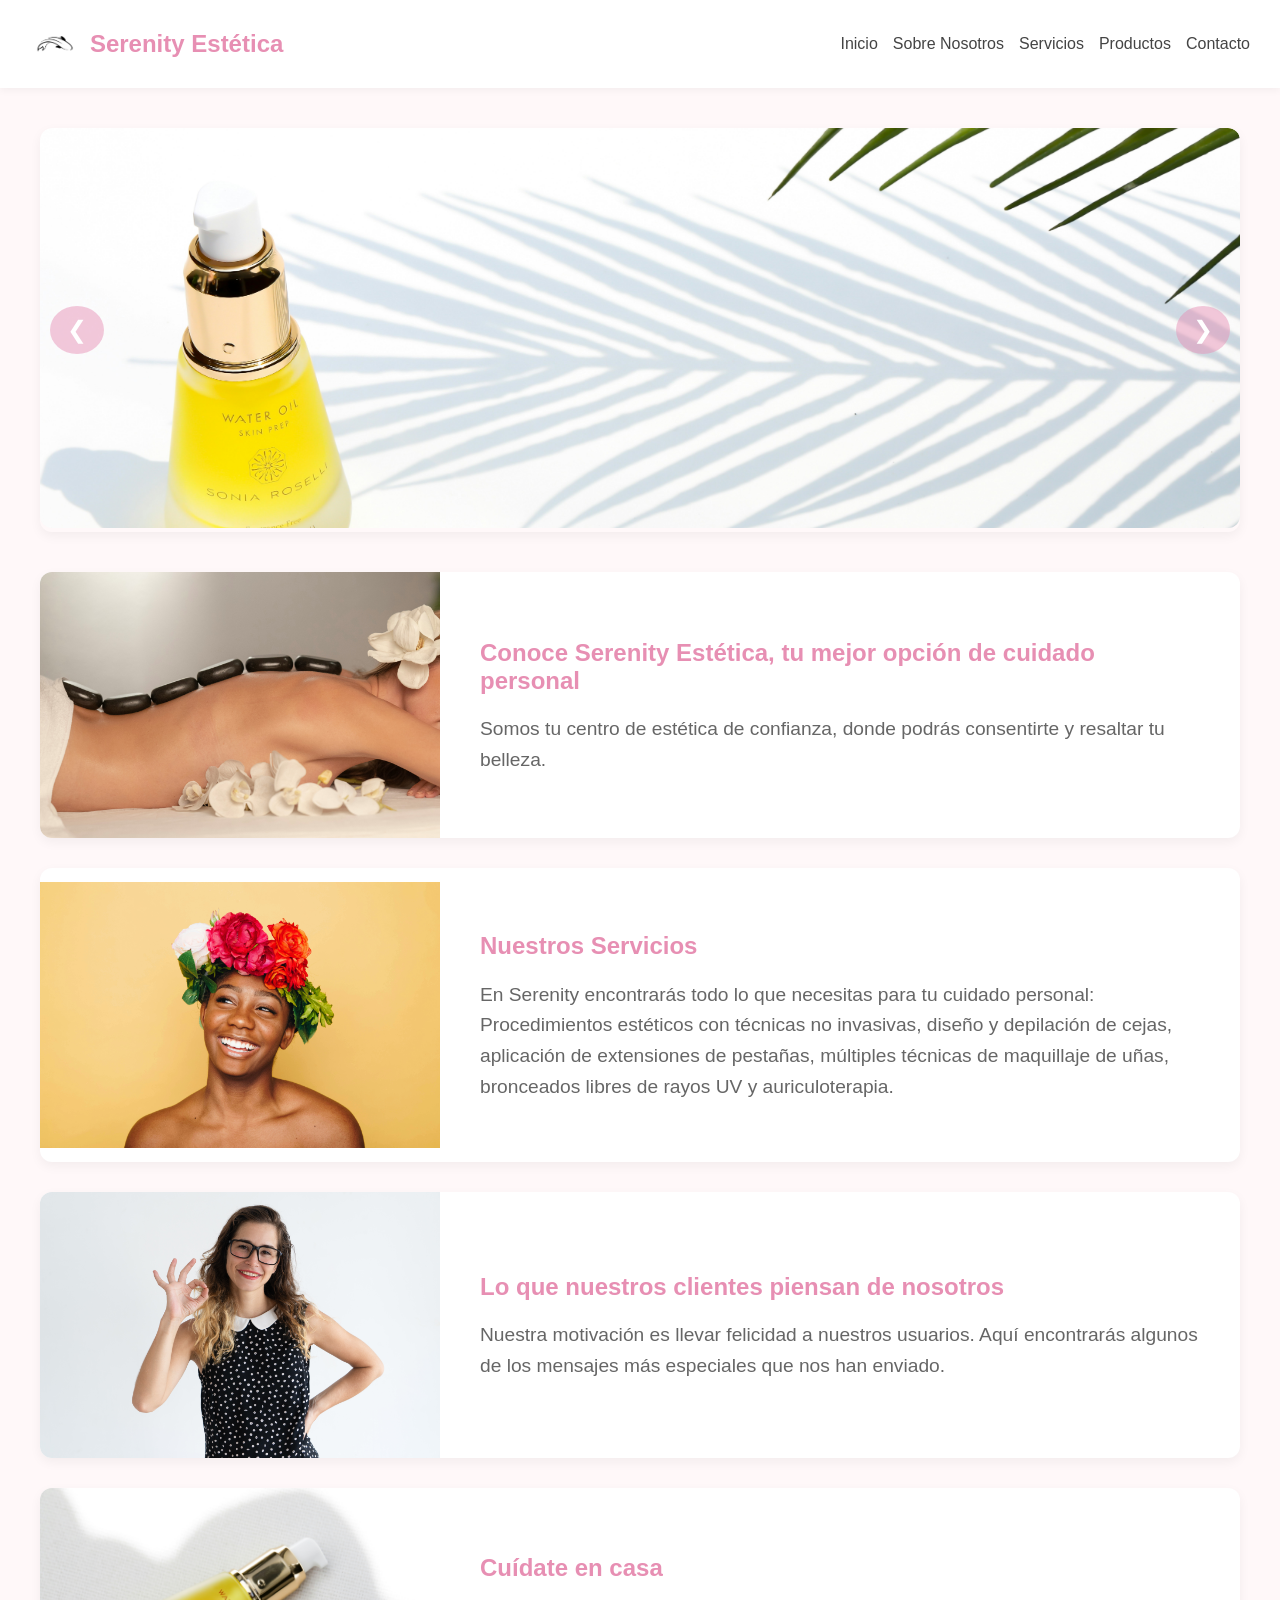
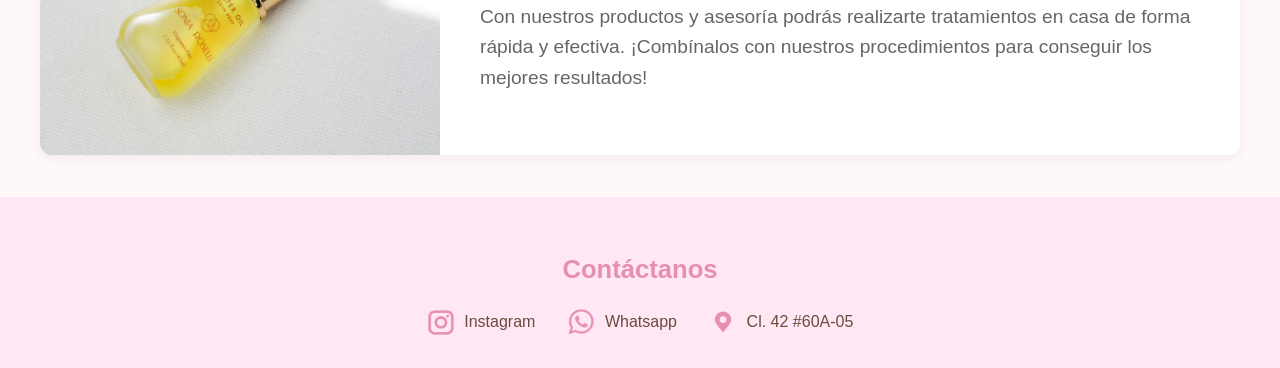
<file: index.html>
<!DOCTYPE html>
<html lang="es">
  <head>
    <meta charset="UTF-8" />
    <link rel="icon" type="image/svg+xml" href="/img/logo.png" />
    <meta name="viewport" content="width=device-width, initial-scale=1.0" />
    <title>Serenity Estética</title>
    <link rel="stylesheet" href="styles/index.css" />
  </head>
  <body>
    <header>
      <nav class="header-nav">
        <div class="brand-container">
          <img
            src="img/logo.png"
            alt="Logo de Serenity Estética"
            class="header-logo"
          />
          <h1 class="header-title">Serenity Estética</h1>
        </div>
        <div class="hamburger" id="hamburger">
          <span></span>
          <span></span>
          <span></span>
        </div>
        <ul class="nav-menu">
          <li><a class="nav-link" href="/">Inicio</a></li>
          <li>
            <a class="nav-link" href="sobrenosotros.html">Sobre Nosotros</a>
          </li>
          <li><a class="nav-link" href="servicios.html">Servicios</a></li>
          <li><a class="nav-link" href="productos.html">Productos</a></li>
          <li><a class="nav-link" href="contacto.html">Contacto</a></li>
        </ul>
      </nav>
    </header>

    <main>
      <div class="carousel-container">
        <div class="carousel-slide">
          <img src="/img/introduction.jpg" alt="Imagen de introducción 1" />
        </div>
        <div class="carousel-slide">
          <img src="/img/introduction1.jpg" alt="Imagen de introducción 2" />
        </div>
        <div class="carousel-slide">
          <img src="/img/introduction2.jpg" alt="Imagen de introducción 3" />
        </div>
        <div class="carousel-slide">
          <img src="/img/introduction3.jpg" alt="Imagen de introducción 4" />
        </div>
        <button class="carousel-button prev">❮</button>
        <button class="carousel-button next">❯</button>
      </div>
      <div class="card-container">
        <img class="card-img" src="/img/serenity.jpg" alt="Imagen Serenity" />
        <div class="card-text">
          <h3 class="card-title">
            Conoce Serenity Estética, tu mejor opción de cuidado personal
          </h3>
          <p class="card-desc">
            Somos tu centro de estética de confianza, donde podrás consentirte y
            resaltar tu belleza.
          </p>
        </div>
      </div>

      <div class="card-container">
        <img class="card-img" src="/img/services.jpg" alt="Imagen Servicios" />
        <div class="card-text">
          <h3 class="card-title">Nuestros Servicios</h3>
          <p class="card-desc">
            En Serenity encontrarás todo lo que necesitas para tu cuidado
            personal: Procedimientos estéticos con técnicas no invasivas, diseño
            y depilación de cejas, aplicación de extensiones de pestañas,
            múltiples técnicas de maquillaje de uñas, bronceados libres de rayos
            UV y auriculoterapia.
          </p>
        </div>
      </div>

      <div class="card-container">
        <img class="card-img" src="/img/rating.jpg" alt="Imagen Opiniones" />
        <div class="card-text">
          <h3 class="card-title">
            Lo que nuestros clientes piensan de nosotros
          </h3>
          <p class="card-desc">
            Nuestra motivación es llevar felicidad a nuestros usuarios. Aquí
            encontrarás algunos de los mensajes más especiales que nos han
            enviado.
          </p>
        </div>
      </div>

      <div class="card-container">
        <img class="card-img" src="/img/products.jpg" alt="Imagen Productos" />
        <div class="card-text">
          <h3 class="card-title">Cuídate en casa</h3>
          <p class="card-desc">
            Con nuestros productos y asesoría podrás realizarte tratamientos en
            casa de forma rápida y efectiva. ¡Combínalos con nuestros
            procedimientos para conseguir los mejores resultados!
          </p>
        </div>
      </div>
    </main>
    <footer>
      <h3>Contáctanos</h3>
      <nav>
        <ul class="contact-list">
          <li class="contact-item">
            <a href="https://www.instagram.com/serenity_estetica1/">
              <img
                src="/img/instagram.png"
                alt="Logo Instagram"
                class="logo-footer"
              />
              Instagram
            </a>
          </li>
          <li class="contact-item">
            <a href="https://api.whatsapp.com/message/VR5KJGAXEIHAG1">
              <img
                src="/img/whatsapp.png"
                alt="Logo WhatsApp"
                class="logo-footer"
              />
              Whatsapp
            </a>
          </li>
          <li class="contact-item">
            <a href="https://maps.app.goo.gl/rD8DxrsuFYjxtmLP7">
              <img
                src="/img/location.png"
                alt="Logo de ubicación"
                class="logo-footer"
              />
              Cl. 42 #60A-05
            </a>
          </li>
        </ul>
      </nav>
    </footer>
    <script src="js/carousel.js"></script>
    <script src="js/burger.js"></script>
  </body>
</html>
</file>
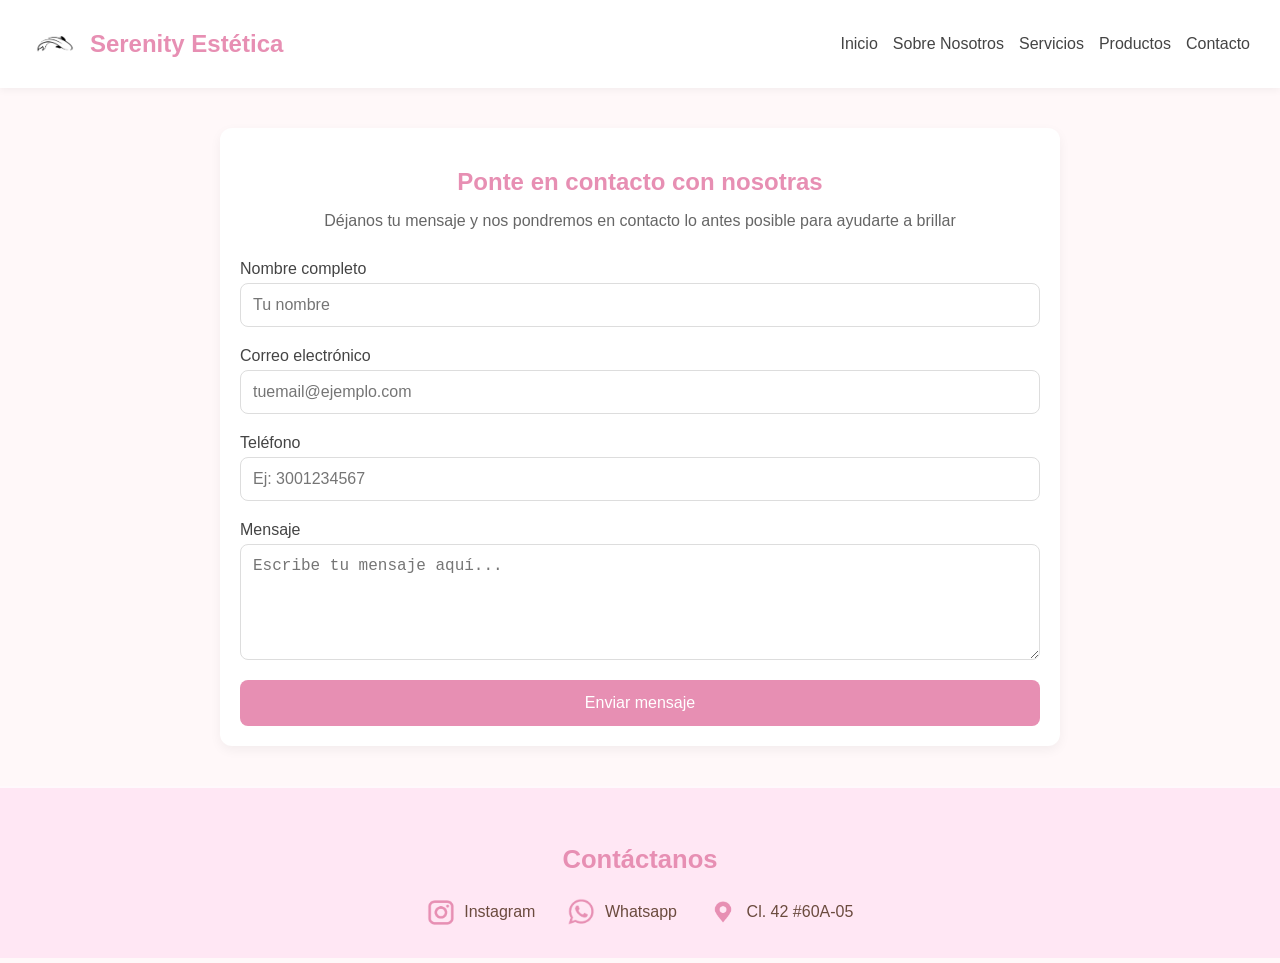
<file: contacto.html>
<!DOCTYPE html>
<html lang="es">
  <head>
    <meta charset="UTF-8" />
    <link rel="icon" type="image/svg+xml" href="/img/logo.png" />
    <meta name="viewport" content="width=device-width, initial-scale=1.0" />
    <title>Contacto | Serenity Estética</title>
    <link rel="stylesheet" href="styles/contacto.css" />
  </head>
  <body>
    <header>
      <nav class="header-nav">
        <div class="brand-container">
          <img
            src="img/logo.png"
            alt="Logo de Serenity Estética"
            class="header-logo"
          />
          <h1 class="header-title">Serenity Estética</h1>
        </div>
        <div class="hamburger" id="hamburger">
          <span></span>
          <span></span>
          <span></span>
        </div>
        <ul class="nav-menu">
          <li><a class="nav-link" href="/">Inicio</a></li>
          <li>
            <a class="nav-link" href="sobrenosotros.html">Sobre Nosotros</a>
          </li>
          <li><a class="nav-link" href="servicios.html">Servicios</a></li>
          <li><a class="nav-link" href="productos.html">Productos</a></li>
          <li><a class="nav-link" href="contacto.html">Contacto</a></li>
        </ul>
      </nav>
    </header>

    <main>
      <div class="main-container">
        <h2 class="form-title">Ponte en contacto con nosotras</h2>
        <p class="form-desc">
          Déjanos tu mensaje y nos pondremos en contacto lo antes posible para
          ayudarte a brillar
        </p>

        <form class="contact-form">
          <div class="form-group">
            <label for="nombre">Nombre completo</label>
            <input
              type="text"
              id="nombre"
              name="nombre"
              placeholder="Tu nombre"
              required
            />
          </div>

          <div class="form-group">
            <label for="email">Correo electrónico</label>
            <input
              type="email"
              id="email"
              name="email"
              placeholder="tuemail@ejemplo.com"
              required
            />
          </div>

          <div class="form-group">
            <label for="telefono">Teléfono</label>
            <input
              type="tel"
              id="telefono"
              name="telefono"
              placeholder="Ej: 3001234567"
            />
          </div>

          <div class="form-group">
            <label for="mensaje">Mensaje</label>
            <textarea
              id="mensaje"
              name="mensaje"
              rows="5"
              placeholder="Escribe tu mensaje aquí..."
              required
            ></textarea>
          </div>

          <button type="submit" class="btn-submit">Enviar mensaje</button>
        </form>
      </div>
    </main>

    <footer>
      <h3>Contáctanos</h3>
      <nav>
        <ul class="contact-list">
          <li class="contact-item">
            <a href="https://www.instagram.com/serenity_estetica1/">
              <img
                src="/img/instagram.png"
                alt="Logo Instagram"
                class="logo-footer"
              />
              Instagram
            </a>
          </li>
          <li class="contact-item">
            <a href="https://api.whatsapp.com/message/VR5KJGAXEIHAG1">
              <img
                src="/img/whatsapp.png"
                alt="Logo WhatsApp"
                class="logo-footer"
              />
              Whatsapp
            </a>
          </li>
          <li class="contact-item">
            <a href="https://maps.app.goo.gl/rD8DxrsuFYjxtmLP7">
              <img
                src="/img/location.png"
                alt="Logo de ubicación"
                class="logo-footer"
              />
              Cl. 42 #60A-05
            </a>
          </li>
        </ul>
      </nav>
    </footer>
    <script src="js/burger.js"></script>
  </body>
</html>
</file>
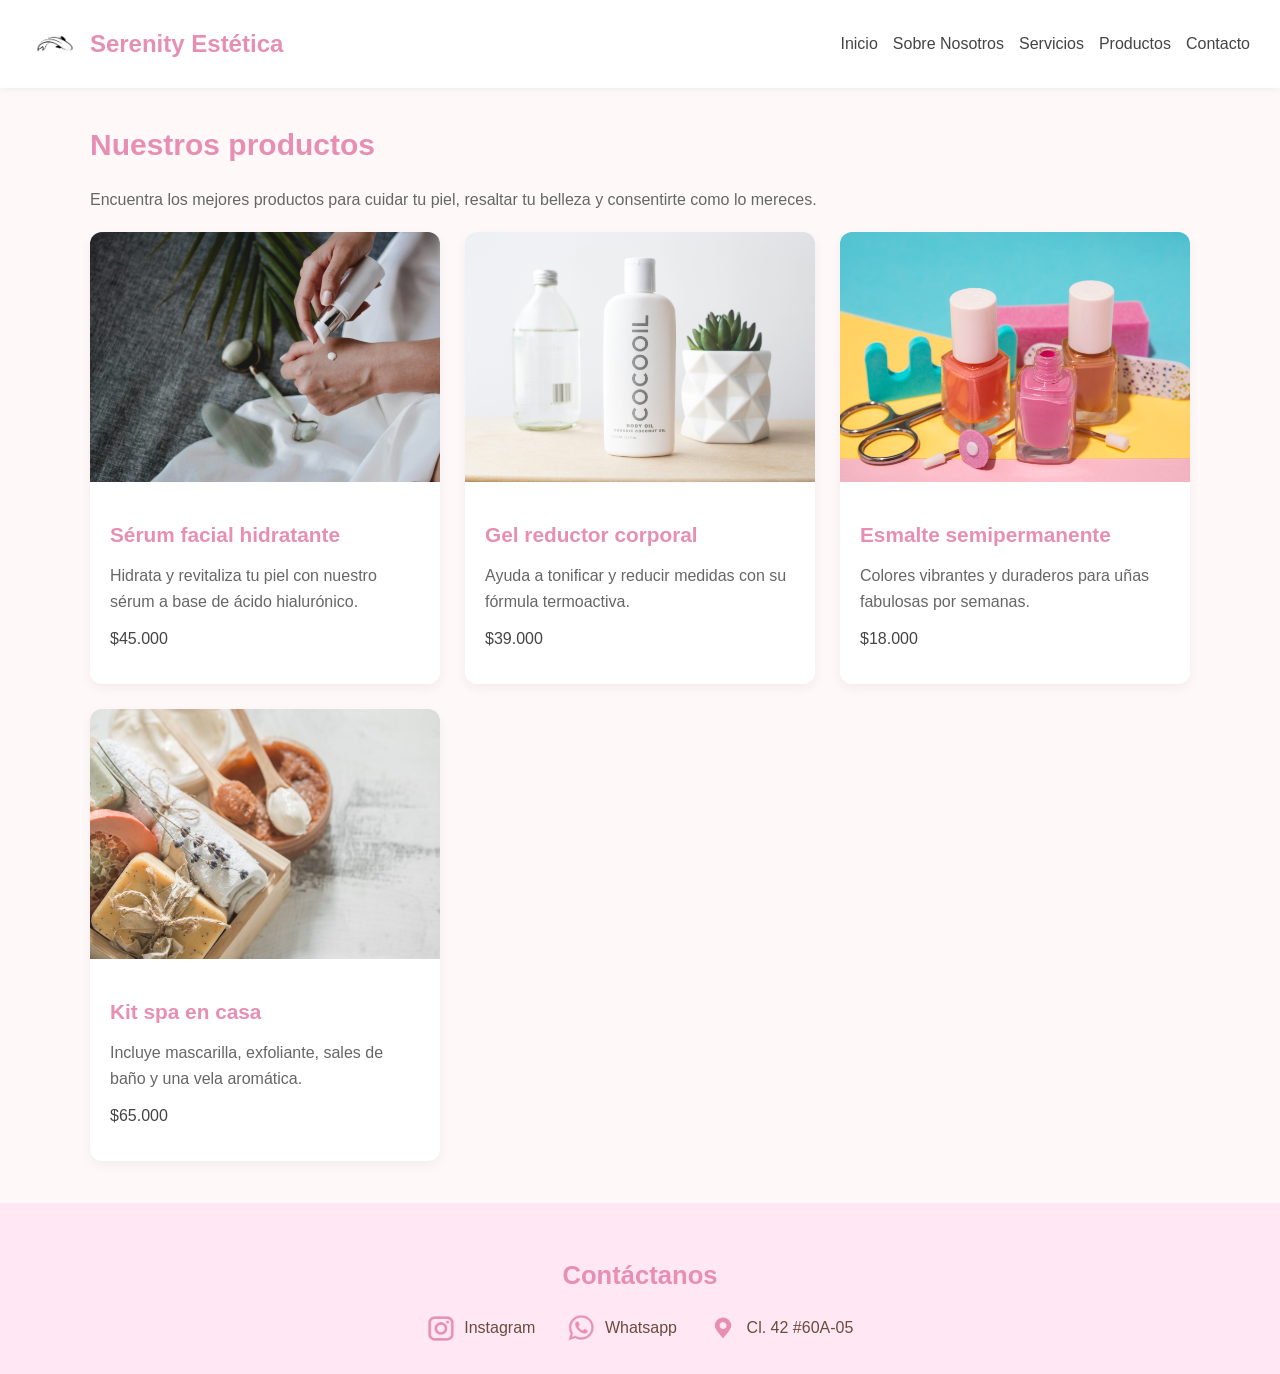
<file: productos.html>
<!DOCTYPE html>
<html lang="es">
  <head>
    <meta charset="UTF-8" />
    <link rel="icon" type="image/svg+xml" href="/img/logo.png" />
    <meta name="viewport" content="width=device-width, initial-scale=1.0" />
    <title>Productos | Serenity Estética</title>
    <link rel="stylesheet" href="styles/servicios.css" />
  </head>
  <body>
    <header>
      <nav class="header-nav">
        <div class="brand-container">
          <img
            src="img/logo.png"
            alt="Logo de Serenity Estética"
            class="header-logo"
          />
          <h1 class="header-title">Serenity Estética</h1>
        </div>
        <div class="hamburger" id="hamburger">
          <span></span>
          <span></span>
          <span></span>
        </div>
        <ul class="nav-menu">
          <li><a class="nav-link" href="/">Inicio</a></li>
          <li>
            <a class="nav-link" href="sobrenosotros.html">Sobre Nosotros</a>
          </li>
          <li><a class="nav-link" href="servicios.html">Servicios</a></li>
          <li><a class="nav-link" href="productos.html">Productos</a></li>
          <li><a class="nav-link" href="contacto.html">Contacto</a></li>
        </ul>
      </nav>
    </header>

    <main>
      <div class="main-container">
        <div>
          <h2 class="main-title">Nuestros productos</h2>
          <p class="card-desc">
            Encuentra los mejores productos para cuidar tu piel, resaltar tu
            belleza y consentirte como lo mereces.
          </p>
        </div>

        <div class="services-container">
          <div class="card-container">
            <img
              class="card-img"
              src="/img/product1.jpg"
              alt="Imagen Sérum Facial"
            />
            <div class="card-text">
              <h3 class="card-title">Sérum facial hidratante</h3>
              <p class="card-desc">
                Hidrata y revitaliza tu piel con nuestro sérum a base de ácido
                hialurónico.
              </p>
              <p>$45.000</p>
            </div>
          </div>

          <div class="card-container">
            <img
              class="card-img"
              src="/img/product2.jpg"
              alt="Imagen Gel Reductor"
            />
            <div class="card-text">
              <h3 class="card-title">Gel reductor corporal</h3>
              <p class="card-desc">
                Ayuda a tonificar y reducir medidas con su fórmula termoactiva.
              </p>
              <p>$39.000</p>
            </div>
          </div>

          <div class="card-container">
            <img
              class="card-img"
              src="/img/product5.jpg"
              alt="Imagen Esmalte Semipermanente"
            />
            <div class="card-text">
              <h3 class="card-title">Esmalte semipermanente</h3>
              <p class="card-desc">
                Colores vibrantes y duraderos para uñas fabulosas por semanas.
              </p>
              <p>$18.000</p>
            </div>
          </div>

          <div class="card-container">
            <img
              class="card-img"
              src="/img/product3.jpg"
              alt="Imagen Kit Spa en casa"
            />
            <div class="card-text">
              <h3 class="card-title">Kit spa en casa</h3>
              <p class="card-desc">
                Incluye mascarilla, exfoliante, sales de baño y una vela
                aromática.
              </p>
              <p>$65.000</p>
            </div>
          </div>
        </div>
      </div>
    </main>

    <footer>
      <h3>Contáctanos</h3>
      <nav>
        <ul class="contact-list">
          <li class="contact-item">
            <a href="https://www.instagram.com/serenity_estetica1/">
              <img
                src="/img/instagram.png"
                alt="Logo Instagram"
                class="logo-footer"
              />
              Instagram
            </a>
          </li>
          <li class="contact-item">
            <a href="https://api.whatsapp.com/message/VR5KJGAXEIHAG1">
              <img
                src="/img/whatsapp.png"
                alt="Logo WhatsApp"
                class="logo-footer"
              />
              Whatsapp
            </a>
          </li>
          <li class="contact-item">
            <a href="https://maps.app.goo.gl/rD8DxrsuFYjxtmLP7">
              <img
                src="/img/location.png"
                alt="Logo de ubicación"
                class="logo-footer"
              />
              Cl. 42 #60A-05
            </a>
          </li>
        </ul>
      </nav>
    </footer>
    <script src="js/burger.js"></script>
  </body>
</html>
</file>
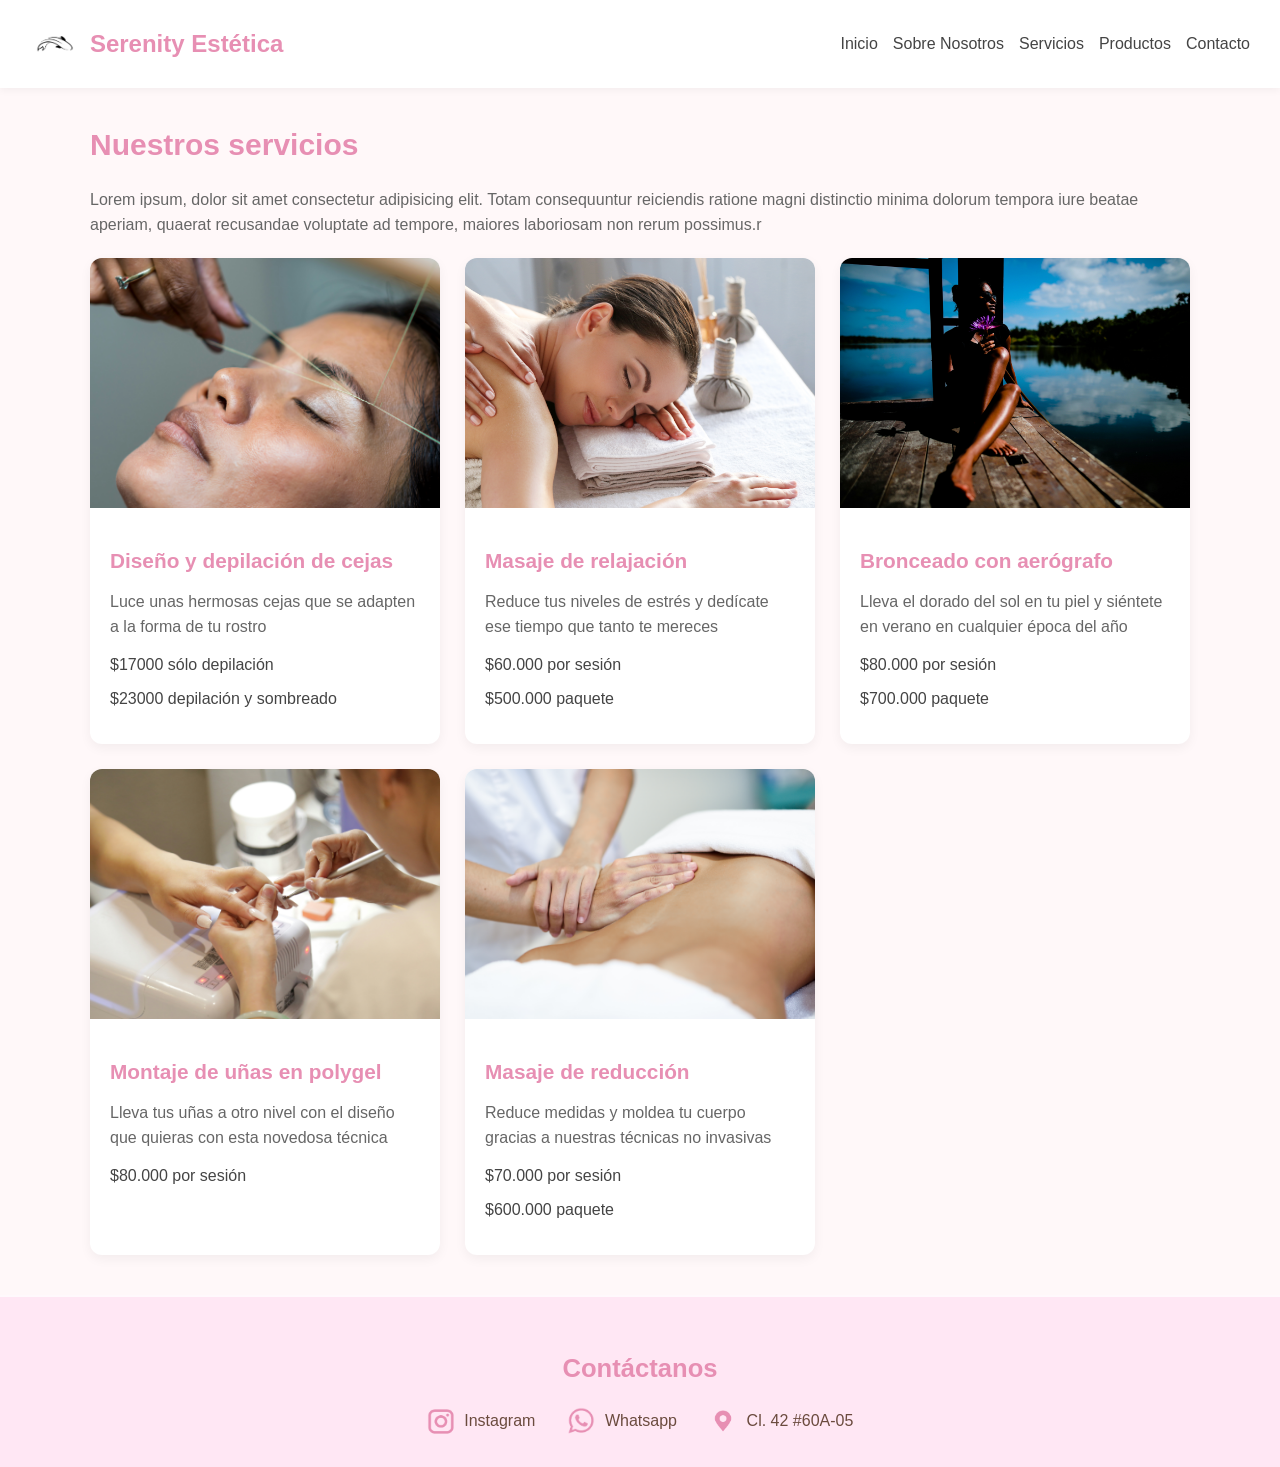
<file: servicios.html>
<!DOCTYPE html>
<html lang="es">
  <head>
    <meta charset="UTF-8" />
    <link rel="icon" type="image/svg+xml" href="/img/logo.png" />
    <meta name="viewport" content="width=device-width, initial-scale=1.0" />
    <title>Serenity Estética</title>
    <link rel="stylesheet" href="styles/servicios.css" />
  </head>
  <body>
    <header>
      <nav class="header-nav">
        <div class="brand-container">
          <img
            src="img/logo.png"
            alt="Logo de Serenity Estética"
            class="header-logo"
          />
          <h1 class="header-title">Serenity Estética</h1>
        </div>
        <div class="hamburger" id="hamburger">
          <span></span>
          <span></span>
          <span></span>
        </div>
        <ul class="nav-menu">
          <li><a class="nav-link" href="/">Inicio</a></li>
          <li>
            <a class="nav-link" href="sobrenosotros.html">Sobre Nosotros</a>
          </li>
          <li><a class="nav-link" href="servicios.html">Servicios</a></li>
          <li><a class="nav-link" href="productos.html">Productos</a></li>
          <li><a class="nav-link" href="contacto.html">Contacto</a></li>
        </ul>
      </nav>
    </header>

    <main>
      <div class="main-container">
        <div>
          <h2 class="main-title">Nuestros servicios</h2>
          <p class="card-desc">
            Lorem ipsum, dolor sit amet consectetur adipisicing elit. Totam
            consequuntur reiciendis ratione magni distinctio minima dolorum
            tempora iure beatae aperiam, quaerat recusandae voluptate ad
            tempore, maiores laboriosam non rerum possimus.r
          </p>
        </div>

        <div class="services-container">
          <div class="card-container">
            <img
              class="card-img"
              src="/img/eyebrows.jpg"
              alt="Imagen Depilación de Cejas"
            />
            <div class="card-text">
              <h3 class="card-title">Diseño y depilación de cejas</h3>
              <p class="card-desc">
                Luce unas hermosas cejas que se adapten a la forma de tu rostro
              </p>
              <p>$17000 sólo depilación</p>
              <p>$23000 depilación y sombreado</p>
            </div>
          </div>

          <div class="card-container">
            <img
              class="card-img"
              src="/img/relaxation.jpg"
              alt="Imagen Masaje de Relajación"
            />
            <div class="card-text">
              <h3 class="card-title">Masaje de relajación</h3>
              <p class="card-desc">
                Reduce tus niveles de estrés y dedícate ese tiempo que tanto te
                mereces
              </p>
              <p>$60.000 por sesión</p>
              <p>$500.000 paquete</p>
            </div>
          </div>

          <div class="card-container">
            <img
              class="card-img"
              src="/img/tanning.jpg"
              alt="Imagen Bronceado con Aerógrafo"
            />
            <div class="card-text">
              <h3 class="card-title">Bronceado con aerógrafo</h3>
              <p class="card-desc">
                Lleva el dorado del sol en tu piel y siéntete en verano en
                cualquier época del año
              </p>
              <p>$80.000 por sesión</p>
              <p>$700.000 paquete</p>
            </div>
          </div>

          <div class="card-container">
            <img
              class="card-img"
              src="/img/nails.jpg"
              alt="Imagen Uñas en Polygel"
            />
            <div class="card-text">
              <h3 class="card-title">Montaje de uñas en polygel</h3>
              <p class="card-desc">
                Lleva tus uñas a otro nivel con el diseño que quieras con esta
                novedosa técnica
              </p>
              <p>$80.000 por sesión</p>
            </div>
          </div>

          <div class="card-container">
            <img
              class="card-img"
              src="/img/reduction.jpg"
              alt="Imagen Masaje de Reducción"
            />
            <div class="card-text">
              <h3 class="card-title">Masaje de reducción</h3>
              <p class="card-desc">
                Reduce medidas y moldea tu cuerpo gracias a nuestras técnicas no
                invasivas
              </p>
              <p>$70.000 por sesión</p>
              <p>$600.000 paquete</p>
            </div>
          </div>
        </div>
      </div>
    </main>

    <footer>
      <h3>Contáctanos</h3>
      <nav>
        <ul class="contact-list">
          <li class="contact-item">
            <a href="https://www.instagram.com/serenity_estetica1/">
              <img
                src="/img/instagram.png"
                alt="Logo Instagram"
                class="logo-footer"
              />
              Instagram
            </a>
          </li>
          <li class="contact-item">
            <a href="https://api.whatsapp.com/message/VR5KJGAXEIHAG1">
              <img
                src="/img/whatsapp.png"
                alt="Logo WhatsApp"
                class="logo-footer"
              />
              Whatsapp
            </a>
          </li>
          <li class="contact-item">
            <a href="https://maps.app.goo.gl/rD8DxrsuFYjxtmLP7">
              <img
                src="/img/location.png"
                alt="Logo de ubicación"
                class="logo-footer"
              />
              Cl. 42 #60A-05
            </a>
          </li>
        </ul>
      </nav>
    </footer>
    <script src="js/burger.js"></script>
  </body>
</html>
</file>
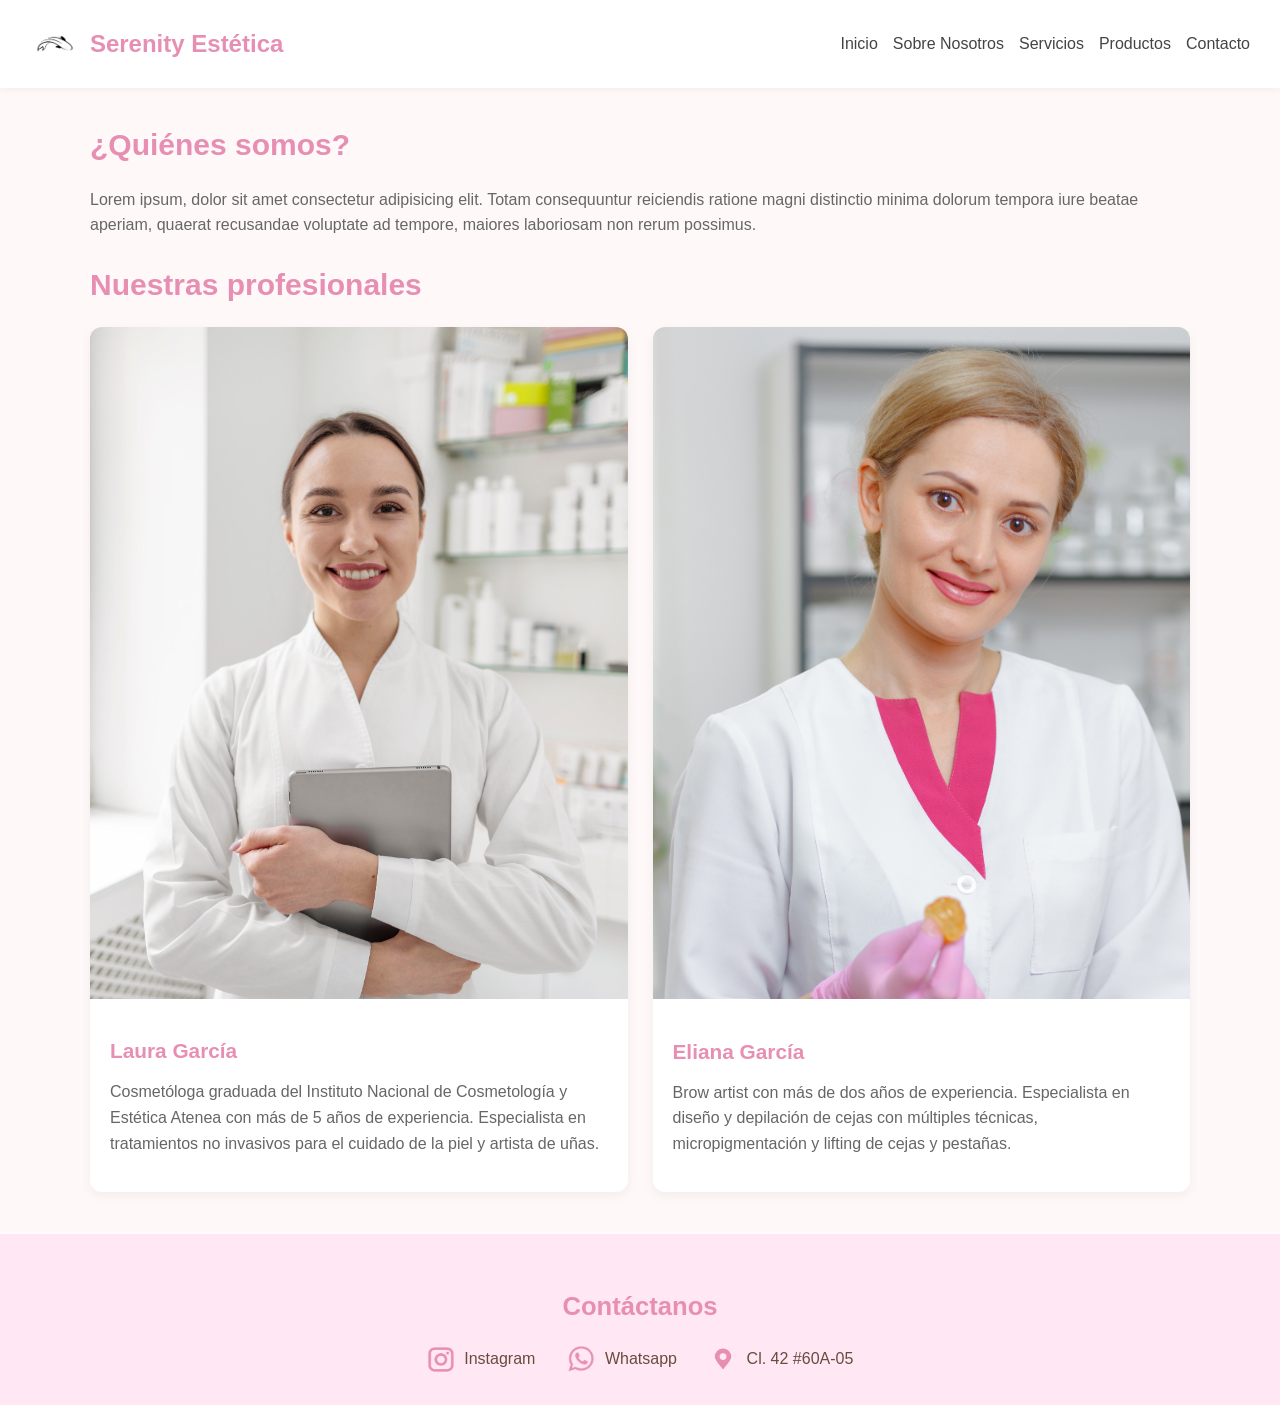
<file: sobrenosotros.html>
<!DOCTYPE html>
<html lang="es">
  <head>
    <meta charset="UTF-8" />
    <link rel="icon" type="image/svg+xml" href="/img/logo.png" />
    <meta name="viewport" content="width=device-width, initial-scale=1.0" />
    <title>Serenity Estética</title>
    <link rel="stylesheet" href="styles/sobrenosotros.css" />
  </head>
  <body>
    <header>
      <nav class="header-nav">
        <div class="brand-container">
          <img
            src="img/logo.png"
            alt="Logo de Serenity Estética"
            class="header-logo"
          />
          <h1 class="header-title">Serenity Estética</h1>
        </div>
        <div class="hamburger" id="hamburger">
          <span></span>
          <span></span>
          <span></span>
        </div>
        <ul class="nav-menu">
          <li><a class="nav-link" href="/">Inicio</a></li>
          <li>
            <a class="nav-link" href="sobrenosotros.html">Sobre Nosotros</a>
          </li>
          <li><a class="nav-link" href="servicios.html">Servicios</a></li>
          <li><a class="nav-link" href="productos.html">Productos</a></li>
          <li><a class="nav-link" href="contacto.html">Contacto</a></li>
        </ul>
      </nav>
    </header>

    <main>
      <div class="main-container">
        <div>
          <h2 class="main-title">¿Quiénes somos?</h2>
          <p class="card-desc">
            Lorem ipsum, dolor sit amet consectetur adipisicing elit. Totam
            consequuntur reiciendis ratione magni distinctio minima dolorum
            tempora iure beatae aperiam, quaerat recusandae voluptate ad
            tempore, maiores laboriosam non rerum possimus.
          </p>
          <h2>Nuestras profesionales</h2>
        </div>

        <div class="prof-container">
          <div class="card-container">
            <img
              class="card-img"
              src="/img/employee1.jpg"
              alt="Imagen Servicios"
            />
            <div class="card-text">
              <h3 class="card-title">Laura García</h3>
              <p class="card-desc">
                Cosmetóloga graduada del Instituto Nacional de Cosmetología y
                Estética Atenea con más de 5 años de experiencia. Especialista
                en tratamientos no invasivos para el cuidado de la piel y
                artista de uñas.
              </p>
            </div>
          </div>

          <div class="card-container">
            <img
              class="card-img"
              src="/img/employee2.jpg"
              alt="Imagen Opiniones"
            />
            <div class="card-text">
              <h3 class="card-title">Eliana García</h3>
              <p class="card-desc">
                Brow artist con más de dos años de experiencia. Especialista en
                diseño y depilación de cejas con múltiples técnicas,
                micropigmentación y lifting de cejas y pestañas.
              </p>
            </div>
          </div>
        </div>
      </div>
    </main>

    <footer>
      <h3>Contáctanos</h3>
      <nav>
        <ul class="contact-list">
          <li class="contact-item">
            <a href="https://www.instagram.com/serenity_estetica1/">
              <img
                src="/img/instagram.png"
                alt="Logo Instagram"
                class="logo-footer"
              />
              Instagram
            </a>
          </li>
          <li class="contact-item">
            <a href="https://api.whatsapp.com/message/VR5KJGAXEIHAG1">
              <img
                src="/img/whatsapp.png"
                alt="Logo WhatsApp"
                class="logo-footer"
              />
              Whatsapp
            </a>
          </li>
          <li class="contact-item">
            <a href="https://maps.app.goo.gl/rD8DxrsuFYjxtmLP7">
              <img
                src="/img/location.png"
                alt="Logo de ubicación"
                class="logo-footer"
              />
              Cl. 42 #60A-05
            </a>
          </li>
        </ul>
      </nav>
    </footer>
    <script src="js/burger.js"></script>
  </body>
</html>
</file>
<file: styles/index.css>
/* Burger Menu Styles */
.hamburger {
    display: none;
    flex-direction: column;
    cursor: pointer;
    padding: 10px;
    z-index: 1000;
}

.hamburger span {
    height: 3px;
    width: 25px;
    background: #333;
    margin-bottom: 4px;
    border-radius: 5px;
    transition: all 0.3s ease-in-out;
}

.hamburger.active span:nth-child(1) {
    transform: translateY(7px) rotate(45deg);
}

.hamburger.active span:nth-child(2) {
    opacity: 0;
}

.hamburger.active span:nth-child(3) {
    transform: translateY(-7px) rotate(-45deg);
}

@media (max-width: 768px) {
    .hamburger {
        display: flex;
    }

    .nav-menu {
        display: none;
        flex-direction: column;
        width: 100%;
        position: absolute;
        top: 60px; /* Adjust based on your header height */
        left: 0;
        background-color: #fff; /* Or your desired background */
        box-shadow: 0 2px 5px rgba(0,0,0,0.2);
        padding: 10px 0;
        text-align: center;
    }

    .nav-menu.active {
        display: flex;
        z-index: 999; /* Ensure it's above other content like the carousel */
    }

    .nav-menu li {
        margin: 10px 0;
    }

    .nav-menu a {
        padding: 10px;
        display: block;
        width: 100%;
    }
}
body {
  font-family: "Segoe UI", Tahoma, Geneva, Verdana, sans-serif;
  margin: 0;
  padding: 0;
  background-color: #fff8f9;
  color: #444;
}

.header-nav {
  background-color: #fff;
  display: flex;
  justify-content: space-between;
  align-items: center;
  padding: 10px 30px;
  box-shadow: 0 2px 8px rgba(0, 0, 0, 0.05);
}

.brand-container {
  display: flex;
  align-items: center;
}

.header-logo {
  height: 50px;
  margin-right: 10px;
}

.header-title {
  font-size: 1.5rem;
  color: #e78fb3;
}

.nav-menu {
  list-style: none;
  display: flex;
  gap: 15px;
  padding: 0;
  margin: 0;
}

.nav-link {
  text-decoration: none;
  color: #444;
  font-weight: 500;
  transition: color 0.3s;
}

.nav-link:hover {
  color: #e78fb3;
}

main {
  max-width: 1200px;
  margin: 40px auto;
  padding: 0 20px;
}

.card-container {
  display: flex;
  flex-direction: row;
  align-items: center;
  background-color: #fff;
  margin-bottom: 30px;
  border-radius: 12px;
  overflow: hidden;
  box-shadow: 0 4px 12px rgba(0, 0, 0, 0.05);
  transition: transform 0.3s, box-shadow 0.3s;
}

.card-container:hover {
  transform: translateY(-5px);
  box-shadow: 0 8px 20px rgba(231, 143, 179, 0.25);
}

.card-img {
  width: 100%;
  height: auto;
  max-width: 400px;
  object-fit: cover;
}

.card-text {
  padding: 40px;
}

.card-title {
  font-size: 1.5rem;
  color: #e78fb3;
  margin-bottom: 10px;
}

.card-desc {
  font-size: 1.2rem;
  color: #666;
  line-height: 1.6;
}

footer {
  background-color: #ffe7f4;
  padding: 2rem 1rem;
  text-align: center;
  border-top: 2px solid #fff9fc;
}

footer h3 {
  font-size: 1.6rem;
  color: #e78fb3;
  margin-bottom: 1.5rem;
}

.contact-list {
  list-style: none;
  padding: 0;
  margin: 0;
  display: flex;
  flex-wrap: wrap;
  justify-content: center;
  gap: 2rem;
}

.contact-item a {
  display: flex;
  align-items: center;
  gap: 0.6rem;
  text-decoration: none;
  color: #6b4b3e;
  font-family: 'Poppins', sans-serif;
  font-size: 1rem;
  transition: color 0.3s ease;
}

.contact-item a:hover {
  color: #a67c68;
}

.logo-footer {
  width: 28px;
  height: 28px;
  transition: transform 0.3s ease;
}

.contact-item a:hover .logo-footer {
  transform: scale(1.1);
}


.hamburger {
  display: none;
  flex-direction: column;
  justify-content: center;
  gap: 5px;
  width: 30px;
  height: 25px;
  cursor: pointer;
}

.hamburger span {
  display: block;
  height: 3px;
  background: #e78fb3;
  border-radius: 3px;
  transition: all 0.3s ease;
}

@media (max-width: 768px) {
  .nav-menu {
    position: absolute;
    top: 70px;
    right: 0;
    background: #fff;
    flex-direction: column;
    gap: 1.5rem;
    padding: 2rem;
    margin: 0;
    box-shadow: 0 4px 12px rgba(0,0,0,0.1);
    border-radius: 0 0 12px 12px;
    transform: translateY(-150%);
    transition: transform 0.3s ease;
  }

  .nav-menu.active {
    transform: translateY(0);
  }

  .hamburger {
    display: flex;
  }

  .card-container {
    flex-direction: column;
  }
}

.carousel-container {
  position: relative;
  max-width: 100%;
  margin: 40px auto;
  overflow: hidden;
  border-radius: 12px;
  box-shadow: 0 4px 12px rgba(0, 0, 0, 0.05);
}

.carousel-slide {
  display: none;
  width: 100%;
}

.carousel-slide img {
  width: 100%;
  height: 400px; /* Fixed height for consistency */
  object-fit: cover; /* Ensures images cover the area without distortion */
  border-radius: 12px;
}

.carousel-button {
  position: absolute;
  top: 50%;
  transform: translateY(-50%);
  background-color: rgba(231, 143, 180, 0.479);
  color: white;
  border: none;
  padding: 10px 17px;
  cursor: pointer;
  font-size: 1.5rem;
  border-radius: 50%;
  transition: background-color 0.3s ease;
}

.carousel-button:hover {
  background-color: rgba(231, 143, 179, 1);
}

.carousel-button.prev {
  left: 10px;
}

.carousel-button.next {
  right: 10px;
}

@media (max-width: 768px) {
  .carousel-slide img {
    height: 250px;
  }
}
</file>
<file: styles/contacto.css>
/* Burger Menu Styles */
.hamburger {
    display: none;
    flex-direction: column;
    cursor: pointer;
    padding: 10px;
    z-index: 1000;
}

.hamburger span {
    height: 3px;
    width: 25px;
    background: #333;
    margin-bottom: 4px;
    border-radius: 5px;
    transition: all 0.3s ease-in-out;
}

.hamburger.active span:nth-child(1) {
    transform: translateY(7px) rotate(45deg);
}

.hamburger.active span:nth-child(2) {
    opacity: 0;
}

.hamburger.active span:nth-child(3) {
    transform: translateY(-7px) rotate(-45deg);
}

@media (max-width: 768px) {
    .hamburger {
        display: flex;
    }

    .nav-menu {
        display: none;
        flex-direction: column;
        width: 100%;
        position: absolute;
        top: 60px;
        left: 0;
        background-color: #fff;
        box-shadow: 0 2px 5px rgba(0,0,0,0.2);
        padding: 10px 0;
        text-align: center;
    }

    .nav-menu.active {
        display: flex;
        z-index: 999;
    }

    .nav-menu li {
        margin: 10px 0;
    }

    .nav-menu a {
        padding: 10px;
        display: block;
        width: 100%;
    }
}
body {
  font-family: "Segoe UI", Tahoma, Geneva, Verdana, sans-serif;
  margin: 0;
  padding: 0;
  background-color: #fff8f9;
  color: #444;
}

.header-nav {
  background-color: #fff;
  display: flex;
  justify-content: space-between;
  align-items: center;
  padding: 10px 30px;
  box-shadow: 0 2px 8px rgba(0, 0, 0, 0.05);
}

.brand-container {
  display: flex;
  align-items: center;
}

.header-logo {
  height: 50px;
  margin-right: 10px;
}

.header-title {
  font-size: 1.5rem;
  color: #e78fb3;
}

.nav-menu {
  list-style: none;
  display: flex;
  gap: 15px;
  padding: 0;
}

.nav-link {
  text-decoration: none;
  color: #444;
  font-weight: 500;
  transition: color 0.3s;
}

.nav-link:hover {
  color: #e78fb3;
}

.main-container {
  max-width: 800px;
  margin: 40px auto;
  padding: 20px;
  background-color: #fff;
  border-radius: 12px;
  box-shadow: 0 4px 12px rgba(0, 0, 0, 0.05);
}

.form-title {
  text-align: center;
  color: #e78fb3;
  margin-bottom: 10px;
}

.form-desc {
  text-align: center;
  margin-bottom: 30px;
  font-size: 1rem;
  color: #666;
}

.contact-form {
  display: flex;
  flex-direction: column;
  gap: 20px;
}

.form-group {
  display: flex;
  flex-direction: column;
}

label {
  font-weight: 500;
  margin-bottom: 5px;
}

input,
textarea {
  padding: 12px;
  border: 1px solid #ddd;
  border-radius: 8px;
  font-size: 1rem;
  outline: none;
  transition: border 0.3s;
}

input:focus,
textarea:focus {
  border-color: #e78fb3;
}

.btn-submit {
  background-color: #e78fb3;
  color: white;
  padding: 14px;
  font-size: 1rem;
  border: none;
  border-radius: 8px;
  cursor: pointer;
  transition: background 0.3s;
}

.btn-submit:hover {
  background-color: #d76c97;
}

footer {
  background-color: #ffe7f4;
  padding: 2rem 1rem;
  text-align: center;
  border-top: 2px solid #fff9fc;
}

footer h3 {
  font-size: 1.6rem;
  color: #e78fb3;
  margin-bottom: 1.5rem;
}

.contact-list {
  list-style: none;
  padding: 0;
  margin: 0;
  display: flex;
  flex-wrap: wrap;
  justify-content: center;
  gap: 2rem;
}

.contact-item a {
  display: flex;
  align-items: center;
  gap: 0.6rem;
  text-decoration: none;
  color: #6b4b3e;
  font-family: 'Poppins', sans-serif;
  font-size: 1rem;
  transition: color 0.3s ease;
}

.contact-item a:hover {
  color: #a67c68;
}

.logo-footer {
  width: 28px;
  height: 28px;
  transition: transform 0.3s ease;
}

.contact-item a:hover .logo-footer {
  transform: scale(1.1);
}

.hamburger {
  display: none;
  flex-direction: column;
  justify-content: center;
  gap: 5px;
  width: 30px;
  height: 25px;
  cursor: pointer;
}

.hamburger span {
  display: block;
  height: 3px;
  background: #e78fb3;
  border-radius: 3px;
  transition: all 0.3s ease;
}

@media (max-width: 768px) {
  .nav-menu {
    position: absolute;
    top: 70px; 
    right: 0;
    background: #fff;
    flex-direction: column;
    gap: 1.5rem;
    padding: 2rem;
    margin: 0;
    box-shadow: 0 4px 12px rgba(0,0,0,0.1);
    border-radius: 0 0 12px 12px;
    transform: translateY(-150%);
    transition: transform 0.3s ease;
  }

  .nav-menu.active {
    transform: translateY(0);
  }

  .hamburger {
    display: flex;
  }

  .services-container{
    grid-template-columns: repeat(1, 1fr);
    align-items: center;
  }

  .card-container {
  width: 100%;
  }
}
</file>
<file: styles/servicios.css>
.hamburger {
    display: none;
    flex-direction: column;
    cursor: pointer;
    padding: 10px;
    z-index: 1000;
}

.hamburger span {
    height: 3px;
    width: 25px;
    background: #333;
    margin-bottom: 4px;
    border-radius: 5px;
    transition: all 0.3s ease-in-out;
}

.hamburger.active span:nth-child(1) {
    transform: translateY(7px) rotate(45deg);
}

.hamburger.active span:nth-child(2) {
    opacity: 0;
}

.hamburger.active span:nth-child(3) {
    transform: translateY(-7px) rotate(-45deg);
}

@media (max-width: 768px) {
    .hamburger {
        display: flex;
    }

    .nav-menu {
        display: none;
        flex-direction: column;
        width: 100%;
        position: absolute;
        top: 60px;
        left: 0;
        background-color: #fff;
        box-shadow: 0 2px 5px rgba(0,0,0,0.2);
        padding: 10px 0;
        text-align: center;
    }

    .nav-menu.active {
        display: flex;
        z-index: 999;
    }

    .nav-menu li {
        margin: 10px 0;
    }

    .nav-menu a {
        padding: 10px;
        display: block;
        width: 100%;
    }
}
body {
  font-family: "Segoe UI", Tahoma, Geneva, Verdana, sans-serif;
  margin: 0;
  padding: 0;
  background-color: #fff8f9;
  color: #444;
}

.header-nav {
  background-color: #fff;
  display: flex;
  justify-content: space-between;
  align-items: center;
  padding: 10px 30px;
  box-shadow: 0 2px 8px rgba(0, 0, 0, 0.05);
}

.brand-container {
  display: flex;
  align-items: center;
}

.header-logo {
  height: 50px;
  margin-right: 10px;
}

.header-title {
  font-size: 1.5rem;
  color: #e78fb3;
}

.nav-menu {
  list-style: none;
  display: flex;
  gap: 15px;
  padding: 0;
  margin: 0;
}

.nav-link {
  text-decoration: none;
  color: #444;
  font-weight: 500;
  transition: color 0.3s;
}

.nav-link:hover {
  color: #e78fb3;
}

.main-container {
  max-width: 1100px;
  margin: 40px auto;
  padding: 0 20px;
}

h2 {
  color: #e78fb3;
  margin-top: 30px;
}

.card-desc {
  color: #666;
  line-height: 1.6;
}

.services-container {
  display: grid;
  gap: 25px;
  margin-top: 20px;
  grid-template-columns: repeat(3, 1fr);
}

.card-container {
  display: flex;
  flex-direction: column;
  background-color: #fff;
  border-radius: 12px;
  overflow: hidden;
  box-shadow: 0 4px 12px rgba(0, 0, 0, 0.05);
  transition: transform 0.3s, box-shadow 0.3s;
}

.card-container:hover {
  transform: translateY(-5px);
  box-shadow: 0 8px 20px rgba(231, 143, 179, 0.25);
}

.card-img {
  width: 100%;
  height: 200px;
  object-fit: cover;
  min-height: 250px;
}

.card-text {
  padding: 20px;
}

.card-title {
  font-size: 1.3rem;
  color: #e78fb3;
  margin-bottom: 10px;
}

.main-title{
  font-size: 30px;
}

.card-desc {
  font-size: 1rem;
}

footer {
  background-color: #ffe7f4;
  padding: 2rem 1rem;
  text-align: center;
  border-top: 2px solid #fff9fc;
}

footer h3 {
  font-size: 1.6rem;
  color: #e78fb3;
  margin-bottom: 1.5rem;
}

.contact-list {
  list-style: none;
  padding: 0;
  margin: 0;
  display: flex;
  flex-wrap: wrap;
  justify-content: center;
  gap: 2rem;
}

.contact-item a {
  display: flex;
  align-items: center;
  gap: 0.6rem;
  text-decoration: none;
  color: #6b4b3e;
  font-family: 'Poppins', sans-serif;
  font-size: 1rem;
  transition: color 0.3s ease;
}

.contact-item a:hover {
  color: #a67c68;
}

.logo-footer {
  width: 28px;
  height: 28px;
  transition: transform 0.3s ease;
}

.contact-item a:hover .logo-footer {
  transform: scale(1.1);
}

.hamburger {
  display: none;
  flex-direction: column;
  justify-content: center;
  gap: 5px;
  width: 30px;
  height: 25px;
  cursor: pointer;
}

.hamburger span {
  display: block;
  height: 3px;
  background: #e78fb3;
  border-radius: 3px;
  transition: all 0.3s ease;
}

@media (max-width: 768px) {
  .nav-menu {
    position: absolute;
    top: 70px; 
    right: 0;
    background: #fff;
    flex-direction: column;
    gap: 1.5rem;
    padding: 2rem;
    margin: 0;
    box-shadow: 0 4px 12px rgba(0,0,0,0.1);
    border-radius: 0 0 12px 12px;
    transform: translateY(-150%);
    transition: transform 0.3s ease;
  }

  .nav-menu.active {
    transform: translateY(0);
  }

  .hamburger {
    display: flex;
  }

  .services-container{
    grid-template-columns: repeat(1, 1fr);
    align-items: center;
  }

  .card-container {
  width: 100%;
  }
}
</file>
<file: styles/sobrenosotros.css>
.hamburger {
    display: none;
    flex-direction: column;
    cursor: pointer;
    padding: 10px;
    z-index: 1000;
}

.hamburger span {
    height: 3px;
    width: 25px;
    background: #333;
    margin-bottom: 4px;
    border-radius: 5px;
    transition: all 0.3s ease-in-out;
}

.hamburger.active span:nth-child(1) {
    transform: translateY(7px) rotate(45deg);
}

.hamburger.active span:nth-child(2) {
    opacity: 0;
}

.hamburger.active span:nth-child(3) {
    transform: translateY(-7px) rotate(-45deg);
}

@media (max-width: 768px) {
    .hamburger {
        display: flex;
    }

    .nav-menu {
        display: none;
        flex-direction: column;
        width: 100%;
        position: absolute;
        top: 60px;
        left: 0;
        background-color: #fff; 
        box-shadow: 0 2px 5px rgba(0,0,0,0.2);
        padding: 10px 0;
        text-align: center;
    }

    .nav-menu.active {
        display: flex;
        z-index: 999;
    }

    .nav-menu li {
        margin: 10px 0;
    }

    .nav-menu a {
        padding: 10px;
        display: block;
        width: 100%;
    }
}
body {
  font-family: "Segoe UI", Tahoma, Geneva, Verdana, sans-serif;
  margin: 0;
  padding: 0;
  background-color: #fff8f9;
  color: #444;
}

.header-nav {
  background-color: #fff;
  display: flex;
  justify-content: space-between;
  align-items: center;
  padding: 10px 30px;
  box-shadow: 0 2px 8px rgba(0, 0, 0, 0.05);
}

.brand-container {
  display: flex;
  align-items: center;
}

.header-logo {
  height: 50px;
  margin-right: 10px;
}

.header-title {
  font-size: 1.5rem;
  color: #e78fb3;
}

.nav-menu {
  list-style: none;
  display: flex;
  gap: 15px;
  padding: 0;
  margin: 0;
}

.nav-link {
  text-decoration: none;
  color: #444;
  font-weight: 500;
  transition: color 0.3s;
}

.nav-link:hover {
  color: #e78fb3;
}

.main-container {
  max-width: 1100px;
  margin: 40px auto;
  padding: 0 20px;
}

h2 {
  color: #e78fb3;
  margin-top: 30px;
  font-size: 30px;
}

.card-desc {
  color: #666;
  line-height: 1.6;
}

.prof-container {
  display: flex;
  flex-direction: row;
  gap: 25px;
  margin-top: 20px;
}

.card-container {
  display: flex;
  flex-direction: column;
  background-color: #fff;
  border-radius: 12px;
  overflow: hidden;
  box-shadow: 0 4px 12px rgba(0, 0, 0, 0.05);
  transition: transform 0.3s, box-shadow 0.3s;
  width: 50%;
}

.card-container:hover {
  transform: translateY(-5px);
  box-shadow: 0 8px 20px rgba(231, 143, 179, 0.25);
}

.card-img {
  width: 100%;
  height: auto;
  object-fit: scale-down;
}

.card-text {
  padding: 20px;
}

.card-title {
  font-size: 1.3rem;
  color: #e78fb3;
  margin-bottom: 10px;
}

.card-desc {
  font-size: 1rem;
}

footer {
  background-color: #ffe7f4;
  padding: 2rem 1rem;
  text-align: center;
  border-top: 2px solid #fff9fc;
}

footer h3 {
  font-size: 1.6rem;
  color: #e78fb3;
  margin-bottom: 1.5rem;
}

.contact-list {
  list-style: none;
  padding: 0;
  margin: 0;
  display: flex;
  flex-wrap: wrap;
  justify-content: center;
  gap: 2rem;
}

.contact-item a {
  display: flex;
  align-items: center;
  gap: 0.6rem;
  text-decoration: none;
  color: #6b4b3e;
  font-family: 'Poppins', sans-serif;
  font-size: 1rem;
  transition: color 0.3s ease;
}

.contact-item a:hover {
  color: #a67c68;
}

.logo-footer {
  width: 28px;
  height: 28px;
  transition: transform 0.3s ease;
}

.contact-item a:hover .logo-footer {
  transform: scale(1.1);
}

.hamburger {
  display: none;
  flex-direction: column;
  justify-content: center;
  gap: 5px;
  width: 30px;
  height: 25px;
  cursor: pointer;
}

.hamburger span {
  display: block;
  height: 3px;
  background: #e78fb3;
  border-radius: 3px;
  transition: all 0.3s ease;
}

@media (max-width: 768px) {
  .nav-menu {
    position: absolute;
    top: 70px; 
    right: 0;
    background: #fff;
    flex-direction: column;
    gap: 1.5rem;
    padding: 2rem;
    margin: 0;
    box-shadow: 0 4px 12px rgba(0,0,0,0.1);
    border-radius: 0 0 12px 12px;
    transform: translateY(-150%);
    transition: transform 0.3s ease;
  }

  .nav-menu.active {
    transform: translateY(0);
  }

  .hamburger {
    display: flex;
  }

  .prof-container{
    flex-direction: column;
    align-items: center;
  }

  .card-container {
  width: 100%;
  }
}
</file>
